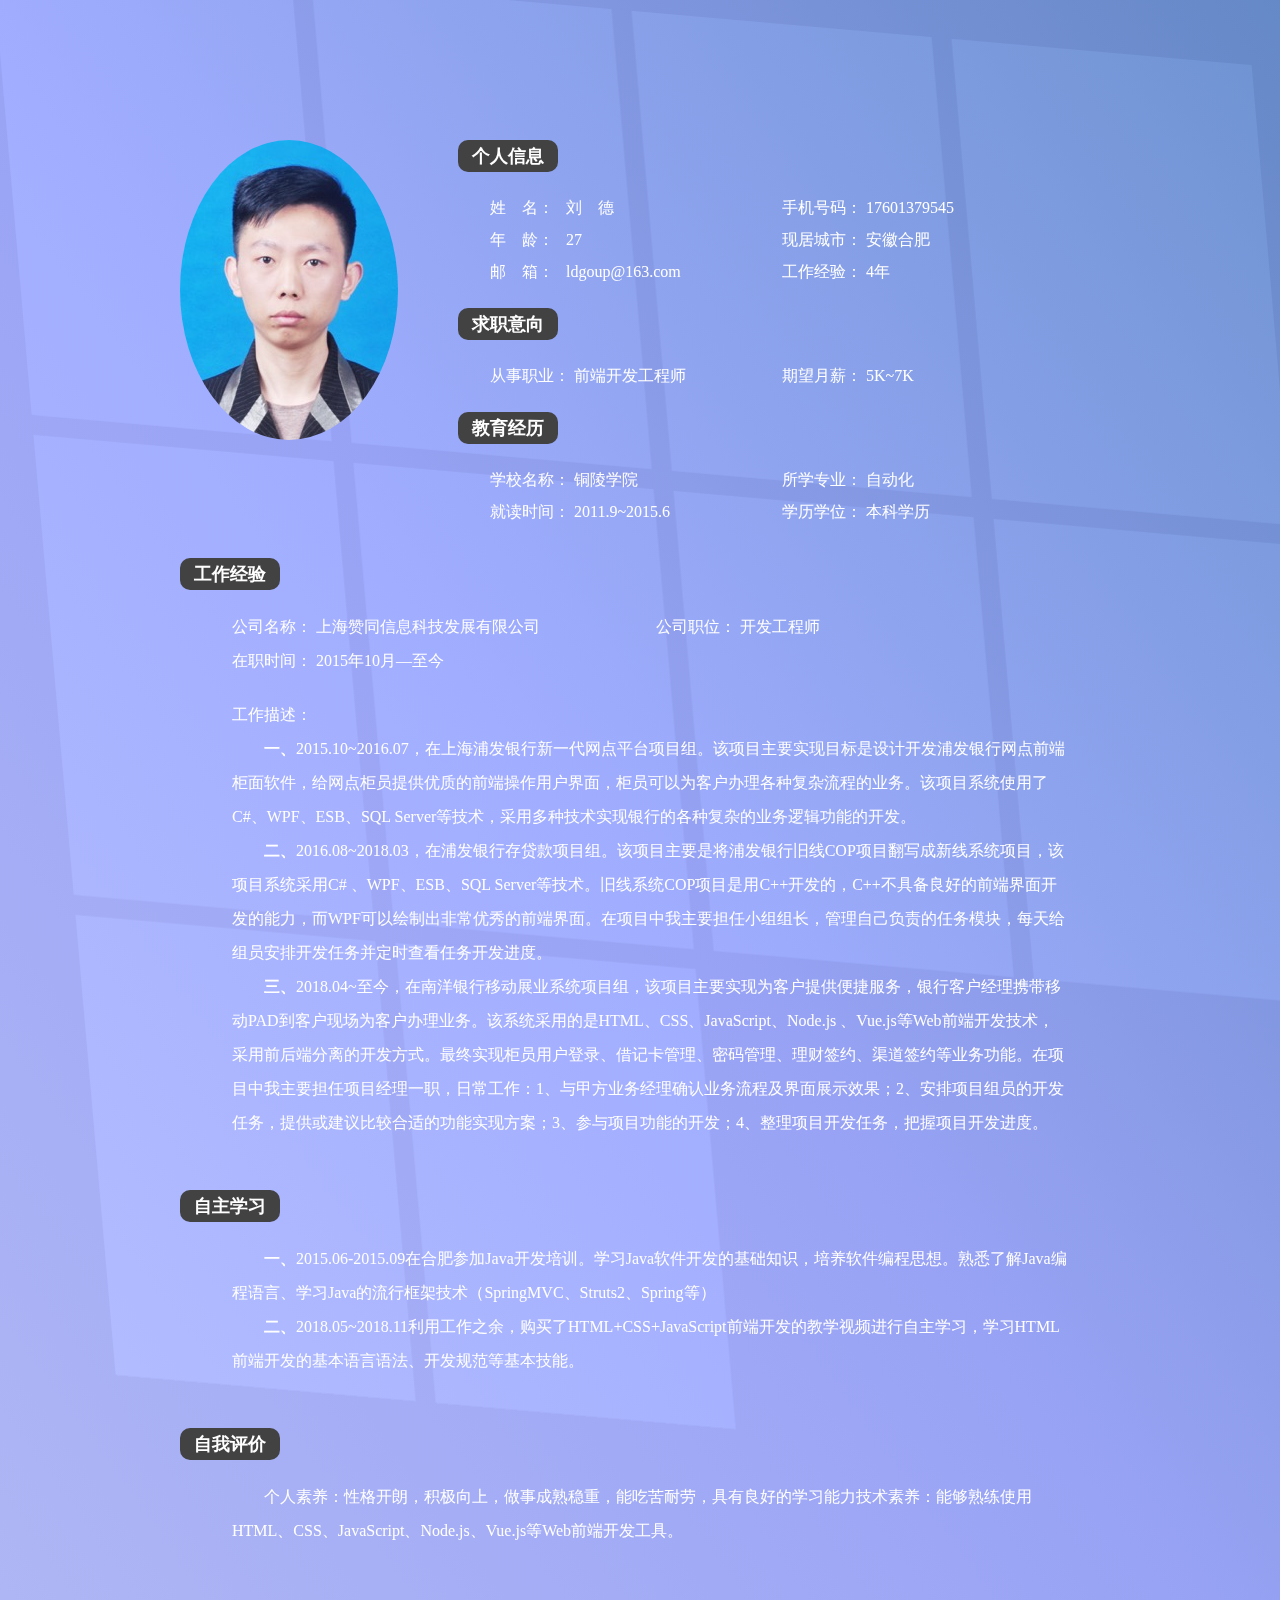
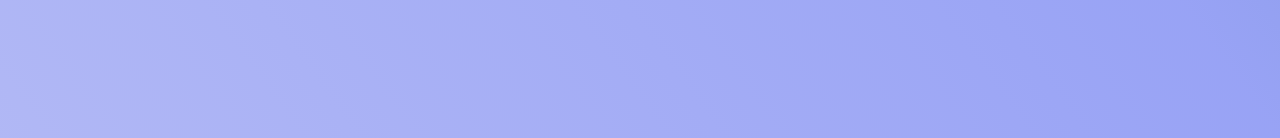
<file: index.html>
<!DOCTYPE html>
<html>

<head>
    <meta charset="utf-8">
    <!-- <meta name="viewport" content="width=device-width, initial-scale=1.0"> -->
    <meta http-equiv="X-UA-Compatible" content="ie=edge">
    <title>工作简历</title>
    <link rel="shortcut icon" href="work.ico" type="image/x-icon">
    <link rel="stylesheet" href="css/index.css">
</head>

<body>
    <ul id="bg-base">
        <li></li>
        <li></li>
        <li></li>
        <li></li>
        <li></li>
        <li></li>
        <li></li>
        <li></li>
        <li></li>
        <li></li>
    </ul>
    <div id="base">
        <div class="content">
            <!-- 照片 -->
            <div class="picture float">
                <img src="images/DSC_0788.jpg" alt="证件照片">
            </div>
            <!-- 基本信息 -->
            <div class="basic-information float">
                <p>
                    <strong>个人信息</strong>
                </p>
                <ul class="person-info">
                    <li class="float">
                        <span>姓&nbsp;&nbsp;&nbsp;&nbsp;名：&nbsp;&nbsp;</span>
                        <span>刘&nbsp;&nbsp;&nbsp;&nbsp;德</span>
                    </li>
                    <li class="float">
                        <span>手机号码：</span>
                        <span>17601379545</span>
                    </li>
                    <li class="float">
                        <span>年&nbsp;&nbsp;&nbsp;&nbsp;龄：&nbsp;&nbsp;</span>
                        <span>27</span>
                    </li>
                    <li class="float">
                        <span>现居城市：</span>
                        <span>安徽合肥</span>
                    </li>
                    <li class="float">
                        <span>邮&nbsp;&nbsp;&nbsp;&nbsp;箱：&nbsp;&nbsp;</span>
                        <span>ldgoup@163.com</span>
                    </li>
                    <li class="float">
                        <span>工作经验：</span>
                        <span>4年</span>
                    </li>
                </ul>
                <p>
                    <strong>
                        求职意向
                    </strong>
                </p>
                <ul class="job-intention">
                    <li class="float">
                        <span>从事职业：</span>
                        <span>前端开发工程师</span>
                    </li>
                    <li class="float">
                        <span>期望月薪：</span>
                        <span>5K~7K</span>
                    </li>
                </ul>
                <p>
                    <strong>
                        教育经历
                    </strong>
                </p>
                <ul class="edu-experience">
                    <li class="float">
                        <span>学校名称：</span>
                        <span>铜陵学院</span>
                    </li>
                    <li class="float">
                        <span>所学专业：</span>
                        <span>自动化</span>
                    </li>
                    <li class="float">
                        <span>就读时间：</span>
                        <span>2011.9~2015.6</span>
                    </li>
                    <li class="float">
                        <span>学历学位：</span>
                        <span>本科学历</span>
                    </li>
                </ul>
            </div>
            <!-- 工作经历 -->
            <div class="work-experience float">
                <p>
                    <strong>
                        工作经验
                    </strong>
                </p>
                <ul class="company">
                    <li class="float">
                        <span>公司名称：</span>
                        <span>上海赞同信息科技发展有限公司</span>
                    </li>
                    <li class="float">
                        <span>公司职位：</span>
                        <span>开发工程师</span>
                    </li>
                    <li class="float">
                        <span>在职时间：</span>
                        <span>2015年10月—至今</span>
                    </li>
                </ul>
                <ul class="description">
                    <li>
                        <span>工作描述：</span>
                    </li>
                    <li class="des">
                        <span>
                            <strong>一、</strong>2015.10~2016.07，在上海浦发银行新一代网点平台项目组。该项目主要实现目标是设计开发浦发银行网点前端柜面软件，给网点柜员提供优质的前端操作用户界面，柜员可以为客户办理各种复杂流程的业务。该项目系统使用了C#、WPF、ESB、SQL Server等技术，采用多种技术实现银行的各种复杂的业务逻辑功能的开发。
                        </span>
                    </li>
                    <li class="des">
                        <span>
                            <strong>二、</strong>2016.08~2018.03，在浦发银行存贷款项目组。该项目主要是将浦发银行旧线COP项目翻写成新线系统项目，该项目系统采用C# 、WPF、ESB、SQL Server等技术。旧线系统COP项目是用C++开发的，C++不具备良好的前端界面开发的能力，而WPF可以绘制出非常优秀的前端界面。在项目中我主要担任小组组长，管理自己负责的任务模块，每天给组员安排开发任务并定时查看任务开发进度。
                        </span>
                    </li>
                    <li class="des">
                        <span>
                            <strong>三、</strong>2018.04~至今，在南洋银行移动展业系统项目组，该项目主要实现为客户提供便捷服务，银行客户经理携带移动PAD到客户现场为客户办理业务。该系统采用的是HTML、CSS、JavaScript、Node.js 、Vue.js等Web前端开发技术，采用前后端分离的开发方式。最终实现柜员用户登录、借记卡管理、密码管理、理财签约、渠道签约等业务功能。在项目中我主要担任项目经理一职，日常工作：1、与甲方业务经理确认业务流程及界面展示效果；2、安排项目组员的开发任务，提供或建议比较合适的功能实现方案；3、参与项目功能的开发；4、整理项目开发任务，把握项目开发进度。
                        </span>
                    </li>
                </ul>
            </div>
            <!-- 自主学习 -->
            <div class="independent-study float">
                <p>
                    <strong>
                        自主学习
                    </strong>
                </p>
                <ul>
                    <li>
                        <strong>一、</strong>2015.06-2015.09在合肥参加Java开发培训。学习Java软件开发的基础知识，培养软件编程思想。熟悉了解Java编程语言、学习Java的流行框架技术（SpringMVC、Struts2、Spring等）
                    </li>
                    <li>
                        <strong>二、</strong>2018.05~2018.11利用工作之余，购买了HTML+CSS+JavaScript前端开发的教学视频进行自主学习，学习HTML前端开发的基本语言语法、开发规范等基本技能。
                    </li>
                </ul>
            </div>
            <!-- 自我评价 -->
            <div class="self-assessment float">
                <p>
                    <strong>
                        自我评价
                    </strong>
                </p>
                <ul>
                    <li>
                            个人素养：性格开朗，积极向上，做事成熟稳重，能吃苦耐劳，具有良好的学习能力技术素养：能够熟练使用HTML、CSS、JavaScript、Node.js、Vue.js等Web前端开发工具。
                    </li>
                </ul>
            </div>
            <div class="project float">
                <!-- <p>
                    <strong>作品展示</strong>
                </p> -->
            </div>
        </div>
    </div>
</body>

</html>
</file>
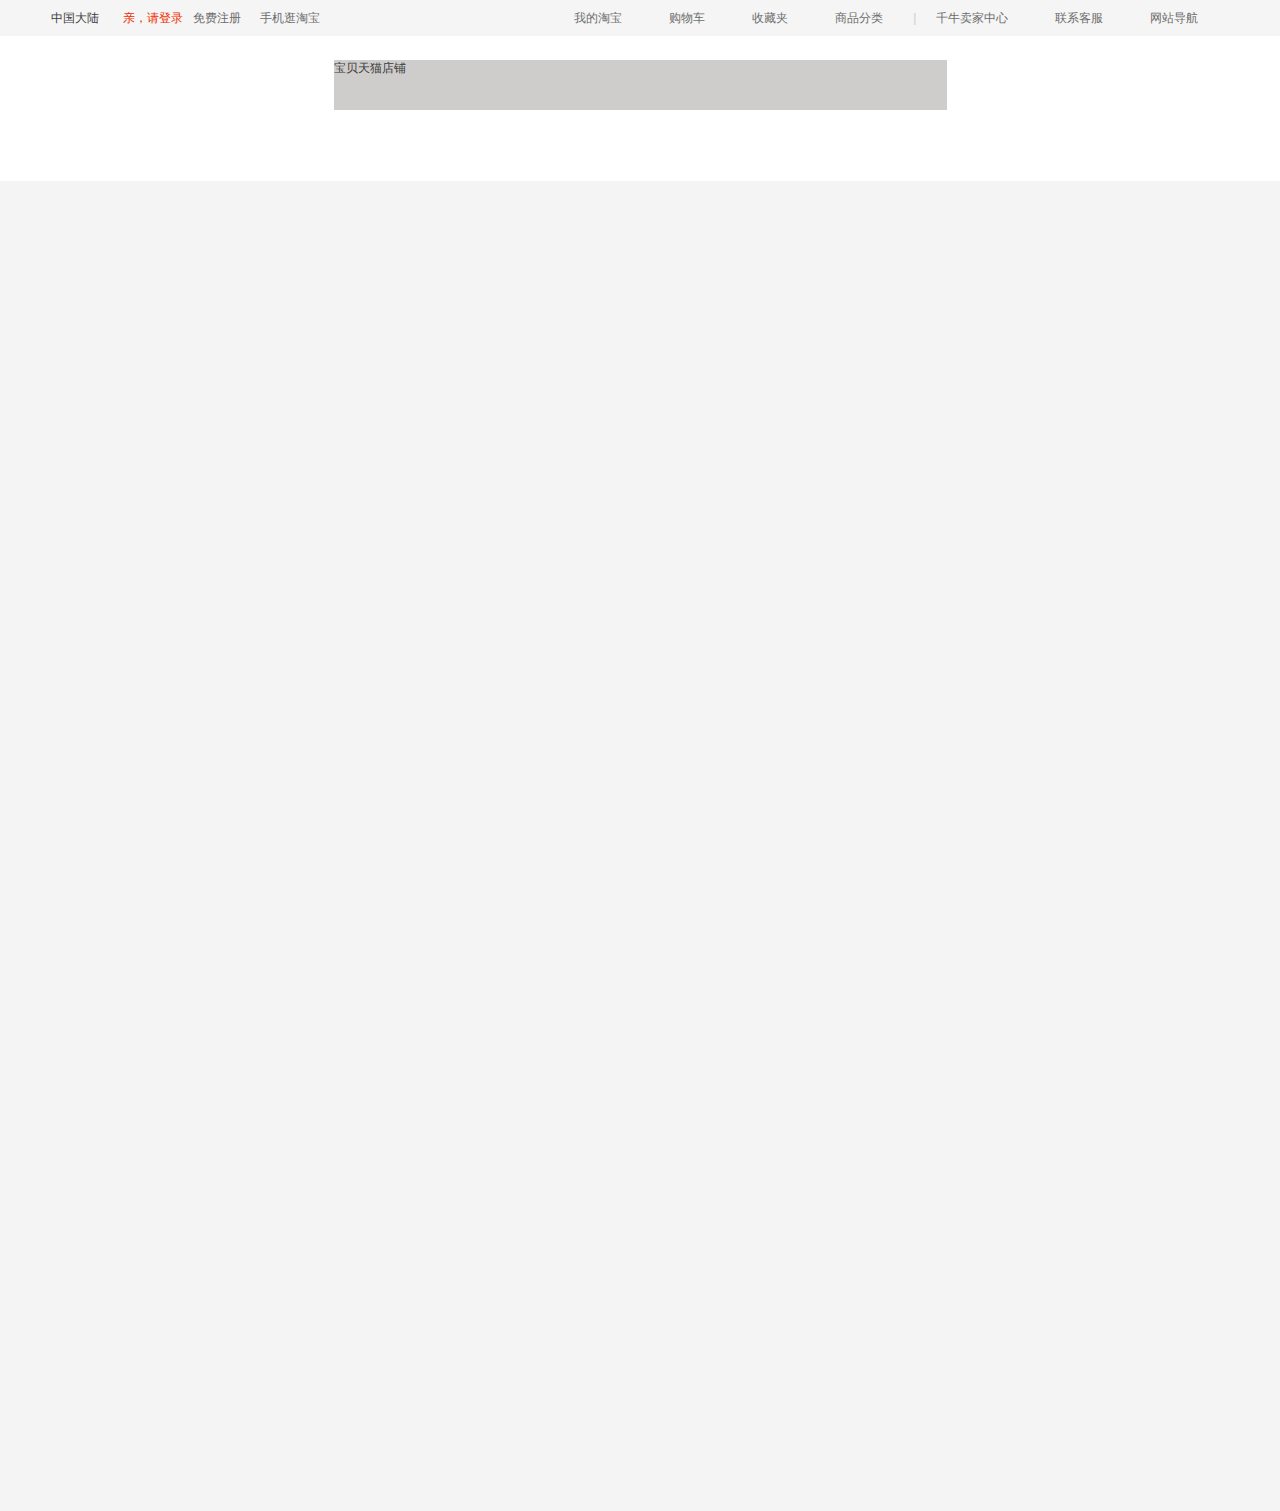
<file: taobao/index.html>
<!DOCTYPE html>
<html lang="en">

<head>
    <meta charset="UTF-8">
    <meta name="viewport" content="width=device-width, initial-scale=1.0">
    <meta http-equiv="X-UA-Compatible" content="ie=edge">
    <meta http-equiv="Access-Control-Allow-Origin" content="*" />
    <title>淘宝网 - 淘！呸！</title>
    <style>
        blockquote,
        body,
        button,
        dd,
        dl,
        dt,
        fieldset,
        form,
        h1,
        h2,
        h3,
        h4,
        h5,
        h6,
        hr,
        input,
        legend,
        li,
        ol,
        p,
        pre,
        td,
        textarea,
        th,
        ul {
            margin: 0;
            padding: 0
        }

        html,
        body {
            width: 100%;
            height: 100%;
        }

        ul,
        ol,
        dl,
        li {
            list-style: none;
        }

        a {
            color: #3c3c3c;
            text-decoration: none;
        }

        body {
            color: #3c3c3c;
            font-size: 12px;
            background-color: #f4f4f4;
            font-family: arial;
            /* text-align: center; */
        }

        .float-left {
            float: left;
        }

        .float-right {
            float: right;
        }
    </style>
    <link rel="stylesheet" href="css/index.css">
</head>

<body>
    <!-- 顶部导航栏 -->
    <div class="nav">
        <div class="nav-base">
            <!-- 登录导航 -->
            <ul class="nav-left float-left">
                <li class="li-left float-left">
                    <span>中国大陆</span>
                </li>
                <li class="li-center float-left">
                    <a href="#" class="login">亲，请登录</a>
                    <a href="#" class="register">免费注册</a>
                </li>
                <li class="li-right float-left">
                    <a href="#">手机逛淘宝</a>
                </li>
            </ul>
            <!-- 功能导航 -->
            <ul class="nav-right float-right">
                <li class="float-left changebgc">
                    <a href="#">我的淘宝</a>
                    <div>
                        <p>已买到的宝贝</p>
                        <p>我的足迹</p>
                    </div>
                </li>
                <li class="float-left">
                    <a href="#">购物车</a>
                </li>
                <li class="float-left">
                    <a href="#">收藏夹</a>
                </li>
                <li class="float-left boundary">
                    <a href="#">商品分类</a>
                </li>
                <li class="float-left">
                    <a href="#">千牛卖家中心</a>
                </li>
                <li class="float-left">
                    <a href="#">联系客服</a>
                </li>
                <li class="float-left">
                    <a href="#">网站导航</a>
                </li>
            </ul>
        </div>
    </div>
    <!-- 上部搜索 -->
    <div class="top">
        <div class="box">
            <div class="log float-left">
                <a href="#">淘宝网</a>
            </div>
            <div class="seek">
                    <div class="seek-top">
                        <ul>
                            <li class="float-left">宝贝</li>
                            <li class="float-left">天猫</li>
                            <li class="float-left">店铺</li>
                        </ul>
                    </div>
                    <div class="seek-center"></div>
                    <div class="seek-bottom"></div>
            </div>
        </div>
    </div>
    <div class="tab-nav"></div>
    <div class="center"></div>
    <div class="bottom"></div>
</body>

</html>
</file>
<file: css/index.css>
*{
    margin: 0;
    padding: 0;
}
ul,
ol{
    list-style: none;
}
html,
body{
    width:100%;
    height: 100%;
    background-color: #ebe6e6;
}
/* 基底背景 */
#bg-base{
    position: fixed;
    width: 100%;
    height: 100%;
    padding: 0 20px;
    -moz-transform:skew(5deg,5deg);
    -webkit-transform:skew(5deg,5deg);
    -ms-transform:skew(5deg,5deg);
    transform:skew(5deg,5deg);
}

/* 消除带来的浮动影响 */
#bg-base::after{
    content: "";
    display: block;
    clear: both;
}

#bg-base li{
    float: left;
    width: 300px;
    height: 460px;
    background-color: #fff;
    margin: 10px;
}

#base{
    position: absolute;
    width: 100%;
    min-height: 100%;
    margin: 0 auto;
    /* background: linear-gradient(to left bottom, #9e43ff, #fd9adb, #d9a25e); */
    background: linear-gradient(
        to left bottom,
        rgba(12,74,177,.6),
        rgba(97,118,255,.6),
        rgba(138,153,255,.6)
        );
}

#base .content{
    width: 1000px;
    margin: 100px auto;
    /* background-color: #ebe6e662; */
    color: #fff;
}

#base .content::after{
    content: "";
    display: block;
    clear: both;
}
/* #base .content span{
    margin-inline-start: 0px;
    margin-inline-end: 0px;
} */

#base .content p{
    width: 100px;
    height: 32px;
    background-color: #424242;
    font-size: 18px;
    color: #fff;
    line-height: 32px;
    text-align: center;
    border-radius: 10px;
}

#base .content .float{
    float: left;
}

#base .content .picture{
    margin: 40px;
}

#base .content .picture img{
    width: 218px;
    height: 300px;
    border-radius: 50%;
}

#base .content .basic-information{
    width: 660px;
    margin: 40px 20px 10px 20px;
}

.basic-information .person-info,
.basic-information .job-intention,
.basic-information .edu-experience{
    margin: 20px 20px 20px 0;
}

.basic-information .person-info::after,
.basic-information .job-intention::after,
.basic-information .edu-experience::after{
    content: "";
    display: block;
    clear: both;
}

.basic-information .person-info li,
.basic-information .job-intention li,
.basic-information .edu-experience li{
    width: 260px;
    height: 32px;
    text-align: left;
    line-height: 32px;
    padding-left:2em; 
    /* background-color: azure; */
}


#base .content .work-experience,
#base .content .independent-study,
#base .content .self-assessment,
#base .content .project{
    box-sizing: border-box;
    width: 100%;
    padding: 0 20px 40px 40px;
    line-height: 34px;
    color: #fff;
}
#base .content .work-experience ul::after{
    content: "";
    display: block;
    clear: both;
}

#base .content .work-experience ul,
#base .content .independent-study ul,
#base .content .self-assessment ul
{
    /* box-sizing: border-box; */
    margin: 20px 20px 10px;
}

.work-experience .company li{
    width: 40%;
    height: 34px;
    margin: 0 2em;
}

.work-experience .description li,
#base .content .independent-study ul li,
#base .content .self-assessment ul li{
    /* height: 34px; */
    margin: 0 2em;
    text-align: left;
}

.work-experience .description .des,
#base .content .independent-study ul li,
#base .content .self-assessment ul li{
    text-indent: 2em;
}
</file>
<file: taobao/css/index.css>
/* 顶部导航样式 */
.nav{
    height: 36px;
    background-color: #f5f5f5;
    line-height: 36px;
}
.nav::after{
    content: "";
    display: block;
    clear: both;
}
.nav .nav-base{
    width: 1190px;
    height: 36px;
    margin: 0 auto;
}
.nav .nav-base a{
    margin-right: 7px;
    color: #6c6c6c;
    display: inline-block;
    height: 36px;
}
.nav .nav-base .nav-left::after,
.nav .nav-base .nav-right::after{
    content: "";
    display: block;
    clear: both;
}
.nav .nav-base .nav-left{
    width: 292px;
    height: 36px;
}
.nav .nav-base .nav-left li{
    padding: 0 6px;
    line-height: 36px;
    text-align: center;
    /* margin-right: 12px; */
}
.nav .nav-base .nav-left .li-left{
    margin-right: 12px; 
}
.nav .nav-base .nav-left .li-left:hover{
    background-color: #FFF;
}
.nav .nav-base .nav-right{
    width: 681px;
    height: 36px;
}
.nav .nav-base .nav-left .li-center a.login{
    color: #f22e00;
}
.nav .nav-base .nav-left .li-center a.register:hover,
.nav .nav-base .nav-left .li-right a:hover{
    color: #f40;
}

.nav .nav-base .nav-right li a{
    text-align: center;
    line-height: 36px;
    padding: 0 20px;
}
.nav .nav-base .nav-right .changebgc:hover{
    background-color: #FFF;
}
.nav .nav-base .nav-right li a:hover{
    color: #f40;
}
.nav .nav-base .nav-right li div{
    position: relative;
    top: -1px;
    left: -1px;
    z-index: 10000;
    height: 52px;
    padding: 10px 5px;
    line-height: 28px;
    /* background-color: #f40; */
    border-left: 1px solid #f4f4f4;
    border-right: 1px solid #f4f4f4;
    border-bottom: 1px solid #f4f4f4;
    display: none;
}
.nav .nav-base .nav-right li:hover div{
    display: block;
}
.nav .nav-base .nav-right .boundary::after{
    content:"|";
    color: #cfcccc;
    /* border-right:1px solid #cfcccc;  */
}


.top{
    height: 121px;
    padding: 24px 0 0;
    background-color: #fff;
}
.top .box{
    width: 1190px;
    margin: 0 auto;
}
.top .box .log{
    width: 190px;
    /* height: 88px; */
    /* background: #cfcccc; */
}
.top .box .log a{
    display:inline-block;                 
    text-decoration:none;
    color:#424242;
    width:190px;
    height:0;/*设置容器高度为0*/
    Padding-top:90px;/*设置容器上内边距的高度为90px，展示背景图片*/
    Overflow:hidden;/*将超出容器的文本进行隐藏处理*/
    /* border:1px solid black; */
    background-image:url(http://img.alicdn.com/tfs/TB1_uT8a5ERMeJjSspiXXbZLFXa-143-59.png);
    background-size:190px 90px;
}

.top .box .seek{
    position: relative;
    width: 613px;
    height: 50px;
    margin: 0 auto;
    background: #cfcccc;
}
.top .box .seek .seek-top{
    margin-right:17px;
}
.top .box .seek .seek-top ul::after{
    content: "";
    display: block;
    clear: both;
}
.tab-nav{
    height: 30px;
    color: #FFF;
}

.center{
    width: 1190px;
    height: 632px;
    margin: 0 auto;
}

.bottom{
    width: 1190px;
    height: 668px;
    margin: 0 auto;
}
</file>
